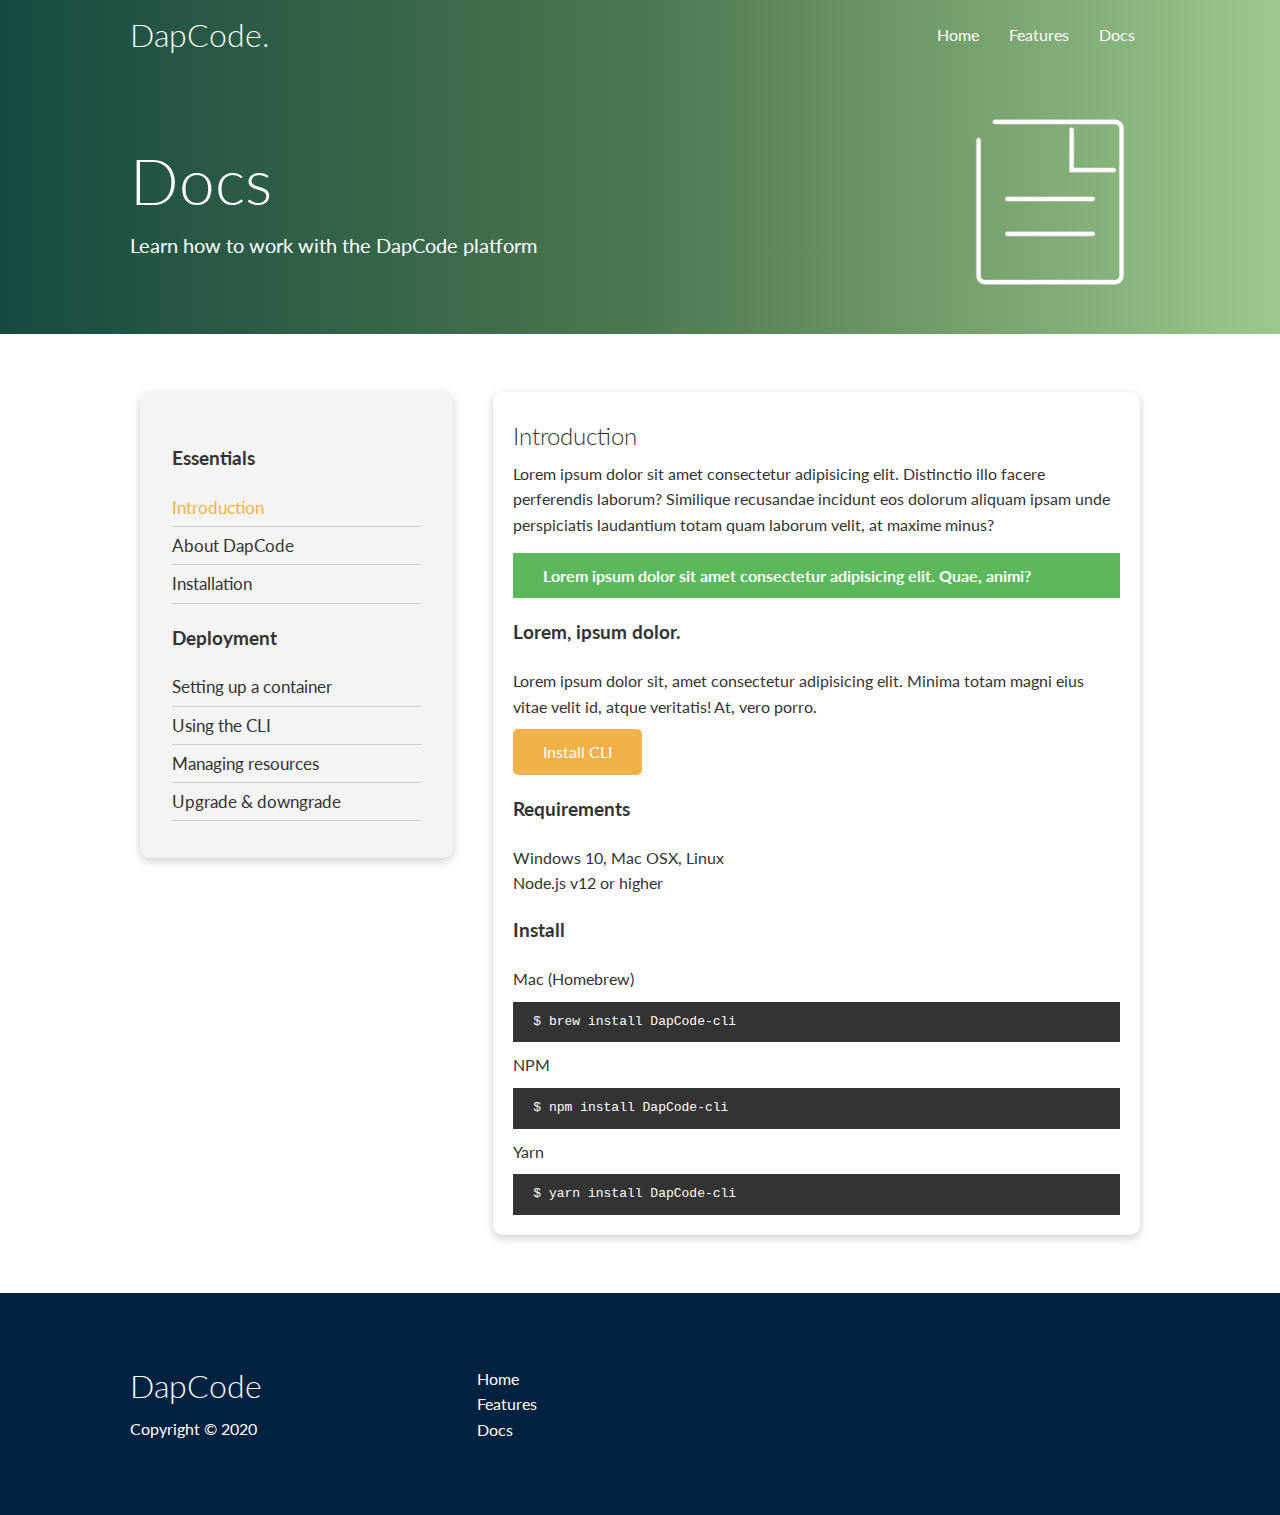
<file: DapCode/docs.html>
<!DOCTYPE html>
<html lang="en">
  <head>
    <meta charset="UTF-8" />
    <meta name="viewport" content="width=device-width, initial-scale=1.0" />
    <link
      rel="stylesheet"
      href="https://cdnjs.cloudflare.com/ajax/libs/font-awesome/5.15.1/css/all.min.css"
      integrity="sha512-+4zCK9k+qNFUR5X+cKL9EIR+ZOhtIloNl9GIKS57V1MyNsYpYcUrUeQc9vNfzsWfV28IaLL3i96P9sdNyeRssA=="
      crossorigin="anonymous"
    />
    <link rel="stylesheet" href="css/utilities.css" />
    <link rel="stylesheet" href="css/style.css" />
    <title>DapCode | Cloud Hosting For Everyone</title>

    <script src="https://ajax.googleapis.com/ajax/libs/jquery/3.5.1/jquery.min.js"></script>
    <script>
      $(document).ready(function () {
        $("button").click(function () {
          $("#div1").load("demo_test.txt");
        });
      });
    </script>

    <script>
      window.console = window.console || function (t) {};
    </script>

    <script>
      if (document.location.search.match(/type=embed/gi)) {
        window.parent.postMessage("resize", "*");
      }
    </script>
  </head>
  <body>
    <!-- Navbar -->
    <div class="navbar">
      <div class="container flex">
        <h1 class="logo">DapCode.</h1>
        <nav>
          <ul>
            <li><a href="index.html">Home</a></li>
            <li><a href="features.html">Features</a></li>
            <li><a href="docs.html">Docs</a></li>
          </ul>
        </nav>
      </div>
    </div>

    <!-- Head -->
    <section class="docs-head bg-primary py-3">
      <div class="container grid">
        <div>
          <h1 class="xl">Docs</h1>
          <p class="lead">Learn how to work with the DapCode platform</p>
        </div>
        <img src="images/docs.png" alt="" />
      </div>
    </section>

    <!-- Docs main -->
    <section class="docs-main my-4">
      <div class="container grid">
        <div class="card bg-light p-3">
          <h3 class="my-2">Essentials</h3>
          <nav>
            <ul class="nav-sidebar">
              <li><a class="text-primary" href="#">Introduction</a></li>
              <li><a href="#">About DapCode</a></li>
              <li><a href="#">Installation</a></li>
            </ul>
          </nav>

          <h3 class="my-2">Deployment</h3>
          <nav>
            <ul>
              <li><a href="#">Setting up a container</a></li>
              <li><a href="#">Using the CLI</a></li>
              <li><a href="#">Managing resources</a></li>
              <li><a href="#">Upgrade & downgrade</a></li>
            </ul>
          </nav>
        </div>
        <div class="card">
          <h2>Introduction</h2>
          <p>
            Lorem ipsum dolor sit amet consectetur adipisicing elit. Distinctio
            illo facere perferendis laborum? Similique recusandae incidunt eos
            dolorum aliquam ipsam unde perspiciatis laudantium totam quam
            laborum velit, at maxime minus?
          </p>

          <div class="alert alert-success">
            <i class="fas fa-info"></i> Lorem ipsum dolor sit amet consectetur
            adipisicing elit. Quae, animi?
          </div>

          <h3>Lorem, ipsum dolor.</h3>
          <p>
            Lorem ipsum dolor sit, amet consectetur adipisicing elit. Minima
            totam magni eius vitae velit id, atque veritatis! At, vero porro.
          </p>
          <a href="#" class="btn btn-primary">Install CLI</a>

          <h3>Requirements</h3>
          <ul>
            <li>Windows 10, Mac OSX, Linux</li>
            <li>Node.js v12 or higher</li>
          </ul>

          <h3>Install</h3>
          <p>Mac (Homebrew)</p>
          <pre><code>$ brew install DapCode-cli</code></pre>
          <p>NPM</p>
          <pre><code>$ npm install DapCode-cli</code></pre>
          <p>Yarn</p>
          <pre><code>$ yarn install DapCode-cli</code></pre>
        </>
      </div>
    </section>

    <!-- Footer -->
    <footer class="footer bg-dark py-5">
      <div class="container grid grid-3">
        <div>
          <h1>DapCode</h1>
          <p>Copyright &copy; 2020</p>
        </div>
        <nav>
          <ul>
            <li><a href="index.html">Home</a></li>
            <li><a href="features.html">Features</a></li>
            <li><a href="docs.html">Docs</a></li>
          </ul>
        </nav>
        <div class="social">
          <a href="#"><i class="fab fa-github fa-2x"></i></a>
          <a href="#"><i class="fab fa-facebook fa-2x"></i></a>
          <a href="#"><i class="fab fa-instagram fa-2x"></i></a>
          <a href="#"><i class="fab fa-twitter fa-2x"></i></a>
        </div>
      </div>
    </footer>
    <script type="text/javascript">
$(function() {
    $('.nav-sidebar li').click(function() {
      var index = $(this).index() + 1;
      $('div:not(#div' + index + ')').slideUp();
      $('#div' + index).slideDown();
    });
});
    </script>
  </body>
</html>
</file>
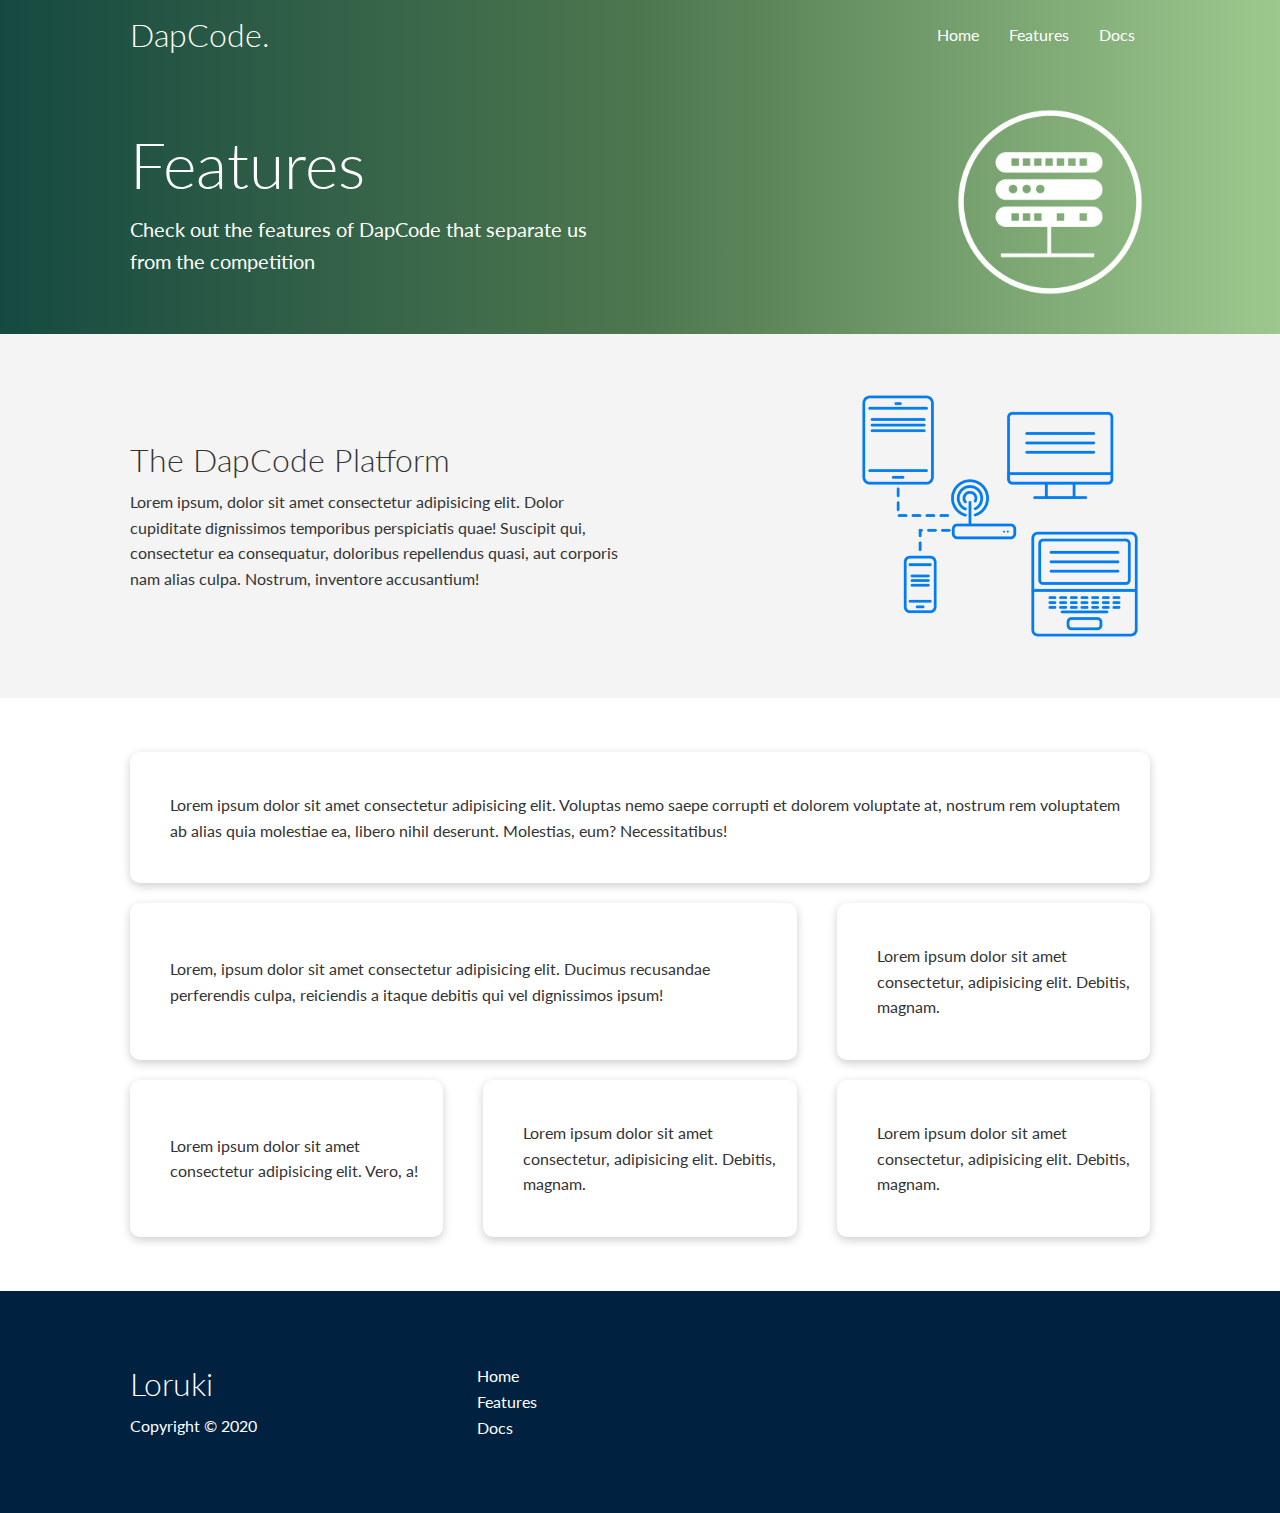
<file: DapCode/features.html>
<!DOCTYPE html>
<html lang="en">
  <head>
    <meta charset="UTF-8" />
    <meta name="viewport" content="width=device-width, initial-scale=1.0" />
    <link
      rel="stylesheet"
      href="https://cdnjs.cloudflare.com/ajax/libs/font-awesome/5.15.1/css/all.min.css"
      integrity="sha512-+4zCK9k+qNFUR5X+cKL9EIR+ZOhtIloNl9GIKS57V1MyNsYpYcUrUeQc9vNfzsWfV28IaLL3i96P9sdNyeRssA=="
      crossorigin="anonymous"
    />
    <link rel="stylesheet" href="css/utilities.css" />
    <link rel="stylesheet" href="css/style.css" />
    <title>DapCode | Cloud Hosting For Everyone</title>
  </head>
  <body>
    <!-- Navbar -->
    <div class="navbar">
      <div class="container flex">
        <h1 class="logo">DapCode.</h1>
        <nav>
          <ul>
            <li><a href="index.html">Home</a></li>
            <li><a href="features.html">Features</a></li>
            <li><a href="docs.html">Docs</a></li>
          </ul>
        </nav>
      </div>
    </div>

    <!-- Head -->
    <section class="features-head bg-primary py-3">
      <div class="container grid">
        <div>
          <h1 class="xl">Features</h1>
          <p class="lead">
            Check out the features of DapCode that separate us from the
            competition
          </p>
        </div>
        <img src="images/server.png" alt="" />
      </div>
    </section>

    <!-- Sub head -->
    <section class="features-sub-head bg-light py-3">
      <div class="container grid">
        <div>
          <h1 class="md">The DapCode Platform</h1>
          <p>
            Lorem ipsum, dolor sit amet consectetur adipisicing elit. Dolor
            cupiditate dignissimos temporibus perspiciatis quae! Suscipit qui,
            consectetur ea consequatur, doloribus repellendus quasi, aut
            corporis nam alias culpa. Nostrum, inventore accusantium!
          </p>
        </div>
        <img src="images/server2.png" alt="" />
      </div>
    </section>

    <section class="features-main my-2">
      <div class="container grid grid-3">
        <div class="card flex">
          <i class="fas fa-server fa-3x"></i>
          <p>
            Lorem ipsum dolor sit amet consectetur adipisicing elit. Voluptas
            nemo saepe corrupti et dolorem voluptate at, nostrum rem voluptatem
            ab alias quia molestiae ea, libero nihil deserunt. Molestias, eum?
            Necessitatibus!
          </p>
        </div>
        <div class="card flex">
          <i class="fas fa-network-wired fa-3x"></i>
          <p>
            Lorem, ipsum dolor sit amet consectetur adipisicing elit. Ducimus
            recusandae perferendis culpa, reiciendis a itaque debitis qui vel
            dignissimos ipsum!
          </p>
        </div>
        <div class="card flex">
          <i class="fas fa-laptop-code fa-3x"></i>
          <p>
            Lorem ipsum dolor sit amet consectetur, adipisicing elit. Debitis,
            magnam.
          </p>
        </div>
        <div class="card flex">
          <i class="fas fa-database fa-3x"></i>
          <p>
            Lorem ipsum dolor sit amet consectetur adipisicing elit. Vero, a!
          </p>
        </div>
        <div class="card flex">
          <i class="fas fa-power-off fa-3x"></i>
          <p>
            Lorem ipsum dolor sit amet consectetur, adipisicing elit. Debitis,
            magnam.
          </p>
        </div>
        <div class="card flex">
          <i class="fas fa-upload fa-3x"></i>
          <p>
            Lorem ipsum dolor sit amet consectetur, adipisicing elit. Debitis,
            magnam.
          </p>
        </div>
      </div>
    </section>

    <!-- Footer -->
    <footer class="footer bg-dark py-5">
      <div class="container grid grid-3">
        <div>
          <h1>Loruki</h1>
          <p>Copyright &copy; 2020</p>
        </div>
        <nav>
          <ul>
            <li><a href="index.html">Home</a></li>
            <li><a href="features.html">Features</a></li>
            <li><a href="docs.html">Docs</a></li>
          </ul>
        </nav>
        <div class="social">
          <a href="#"><i class="fab fa-github fa-2x"></i></a>
          <a href="#"><i class="fab fa-facebook fa-2x"></i></a>
          <a href="#"><i class="fab fa-instagram fa-2x"></i></a>
          <a href="#"><i class="fab fa-twitter fa-2x"></i></a>
        </div>
      </div>
    </footer>
  </body>
</html>
</file>
<file: DapCode/css/utilities.css>
.container {
  max-width: 1100px;
  margin: 0 auto;
  overflow: auto;
  padding: 0 40px;
}

.card {
  background-color: #fff;
  color: #333;
  border-radius: 10px;
  box-shadow: 0 3px 10px rgba(0, 0, 0, 0.2);
  padding: 20px;
  margin: 10px;
}

.btn {
  display: inline-block;
  padding: 10px 30px;
  cursor: pointer;
  background: var(--primary-color);
  color: #fff;
  border: none;
  border-radius: 5px;
}

.btn-outline {
  background-color: transparent;
  border: 1px #fff solid;
}

.btn:hover {
  transform: scale(0.98);
}

/* Backgrounds & colored buttons */
.bg-primary,
.btn-primary {
  background-color: var(--primary-color);
  color: #fff;
}

.bg-primary {
  background-image: linear-gradient(
    to right,
    #164a41 0%,
    #4d774e,
    #9dc88d 100%
  );
  color: #fff;
}

.bg-secondary,
.btn-secondary {
  background-color: var(--secondary-color);
  color: #fff;
}

.bg-dark,
.btn-dark {
  background-color: var(--dark-color);
  color: #fff;
}

.bg-light,
.btn-light {
  background-color: var(--light-color);
  color: #333;
}

.bg-primary a,
.btn-primary a,
.bg-secondary a,
.btn-secondary a,
.bg-dark a,
.btn-dark a {
  color: #fff;
}

/* Text colors */
.text-primary {
  color: var(--primary-color);
}

.text-secondary {
  color: var(--secondary-color);
}

.text-dark {
  color: var(--dark-color);
}

.text-light {
  color: var(--light-color);
}

/* Text sizes */
.lead {
  font-size: 20px;
}

.sm {
  font-size: 1rem;
}

.md {
  font-size: 2rem;
}

.lg {
  font-size: 3rem;
}

.xl {
  font-size: 4rem;
}

.text-center {
  text-align: center;
}

/* Alert */
.alert {
  background-color: var(--light-color);
  padding: 10px 20px;
  font-weight: bold;
  margin: 15px 0;
}

.alert i {
  margin-right: 10px;
}

.alert-success {
  background-color: var(--success-color);
  color: #fff;
}

.alert-error {
  background-color: var(--error-color);
  color: #fff;
}

.flex {
  display: flex;
  justify-content: center;
  align-items: center;
  height: 100%;
}

.grid {
  display: grid;
  grid-template-columns: repeat(2, 1fr);
  gap: 20px;
  justify-content: center;
  align-items: center;
  height: 100%;
}

.grid-3 {
  grid-template-columns: repeat(3, 1fr);
}

/* Margin */
.my-1 {
  margin: 1rem 0;
}

.my-2 {
  margin: 1.5rem 0;
}

.my-3 {
  margin: 2rem 0;
}

.my-4 {
  margin: 3rem 0;
}

.my-5 {
  margin: 4rem 0;
}

.m-1 {
  margin: 1rem;
}

.m-2 {
  margin: 1.5rem;
}

.m-3 {
  margin: 2rem;
}

.m-4 {
  margin: 3rem;
}

.m-5 {
  margin: 4rem;
}

/* Padding */
.py-1 {
  padding: 1rem 0;
}

.py-2 {
  padding: 1.5rem 0;
}

.py-3 {
  padding: 2rem 0;
}

.py-4 {
  padding: 3rem 0;
}

.py-5 {
  padding: 4rem 0;
}

.p-1 {
  padding: 1rem;
}

.p-2 {
  padding: 1.5rem;
}

.p-3 {
  padding: 2rem;
}

.p-4 {
  padding: 3rem;
}

.p-5 {
  padding: 4rem;
}
</file>
<file: DapCode/css/style.css>
@import url("https://fonts.googleapis.com/css2?family=Lato:wght@300&display=swap");

:root {
  --primary-color: #f1b24a;
  --secondary-color: #1c3fa8;
  --dark-color: #002240;
  --light-color: #f4f4f4;
  --success-color: #5cb85c;
  --error-color: #d9534f;
}

* {
  box-sizing: border-box;
  padding: 0;
  margin: 0;
}

body {
  font-family: "Lato", sans-serif;
  color: #333;
  line-height: 1.6;
}

ul {
  list-style-type: none;
}

a {
  text-decoration: none;
  color: #333;
}

h1,
h2 {
  font-weight: 300;
  line-height: 1.2;
  margin: 10px 0;
}

p {
  margin: 10px 0;
}

img {
  width: 100%;
}

code,
pre {
  background: #333;
  color: #fff;
  padding: 10px;
}

.hidden {
  visibility: hidden;
  height: 0;
}

/* Navbar */
.navbar {
  /*background-color: var(--primary-color);*/
  background-image: linear-gradient(
    to right,
    #164a41 0%,
    #4d774e,
    #9dc88d 100%
  );
  color: #fff;
  height: 70px;
}

.navbar ul {
  display: flex;
}

.navbar a {
  color: #fff;
  padding: 10px;
  margin: 0 5px;
}

.navbar a:hover {
  border-bottom: 2px #fff solid;
}

.navbar .flex {
  justify-content: space-between;
}

/* Showcase */
.showcase {
  height: 400px;
  /* background-color: var(--primary-color);*/
  background-image: linear-gradient(
    to right,
    #164a41 0%,
    #4d774e,
    #9dc88d 100%
  );
  color: #fff;
  position: relative;
}

.showcase h1 {
  font-size: 40px;
}

.showcase p {
  margin: 20px 0;
}

.showcase .grid {
  overflow: visible;
  grid-template-columns: 55% auto;
  gap: 30px;
}

.showcase-text {
  animation: slideInFromLeft 1s ease-in;
}

.showcase-form {
  position: relative;
  top: 60px;
  height: 350px;
  width: 400px;
  padding: 40px;
  z-index: 100;
  justify-self: flex-end;
  animation: slideInFromRight 1s ease-in;
}

.showcase-form .form-control {
  margin: 30px 0;
}

.showcase-form input[type="text"],
.showcase-form input[type="email"] {
  border: 0;
  border-bottom: 1px solid #b4becb;
  width: 100%;
  padding: 3px;
  font-size: 16px;
}

.showcase-form input:focus {
  outline: none;
}

.showcase::before,
.showcase::after {
  content: "";
  position: absolute;
  height: 100px;
  bottom: -70px;
  right: 0;
  left: 0;
  background: #fff;
  transform: skewY(-3deg);
  -webkit-transform: skewY(-3deg);
  -moz-transform: skewY(-3deg);
  -ms-transform: skewY(-3deg);
}

/* Stats */
.stats {
  padding-top: 100px;
  animation: slideInFromBottom 1s ease-in;
}

.stats-heading {
  max-width: 500px;
  margin: auto;
}

.stats .grid h3 {
  font-size: 35px;
}

.stats .grid p {
  font-size: 20px;
  font-weight: bold;
}

/* Cli */
.cli .grid {
  grid-template-columns: repeat(3, 1fr);
  grid-template-rows: repeat(2, 1fr);
}

.cli .grid > *:first-child {
  grid-column: 1 / span 2;
  grid-row: 1 / span 2;
}

/* Cloud */
.cloud .grid {
  grid-template-columns: 4fr 3fr;
}

/* Languages */

.languages .flex {
  flex-wrap: wrap;
}

.languages .card {
  background-image: linear-gradient(120deg, #fdfbfb 0%, #ebedee 100%);
  text-align: center;
  margin: 18px 10px 40px;
  transition: transform 0.2s ease-in;
}

.languages .card h4 {
  font-size: 20px;
  margin-bottom: 10px;
}

.languages .card:hover {
  transform: translateY(-15px);
}

/* Features */
.features-head img,
.docs-head img {
  width: 200px;
  justify-self: flex-end;
}

.features-sub-head img {
  width: 300px;
  justify-self: flex-end;
}

.features-main .card > i {
  margin-right: 20px;
}

.features-main .grid {
  padding: 30px;
}

.features-main .grid > *:first-child {
  grid-column: 1 / span 3;
}

.features-main .grid > *:nth-child(2) {
  grid-column: 1 / span 2;
}

/* Docs */
.docs-main h3 {
  margin: 20px 0;
}

.docs-main .grid {
  grid-template-columns: 1fr 2fr;
  align-items: flex-start;
}

.docs-main nav li {
  font-size: 17px;
  padding-bottom: 5px;
  margin-bottom: 5px;
  border-bottom: 1px #ccc solid;
}

.docs-main a:hover {
  font-weight: bold;
}

/* Footer */
.footer .social a {
  margin: 0 10px;
}

/* Animations */
@keyframes slideInFromLeft {
  0% {
    transform: translateX(-100%);
  }

  100% {
    transform: translateX(0);
  }
}

@keyframes slideInFromRight {
  0% {
    transform: translateX(100%);
  }

  100% {
    transform: translateX(0);
  }
}

@keyframes slideInFromTop {
  0% {
    transform: translateY(-100%);
  }

  100% {
    transform: translateX(0);
  }
}

@keyframes slideInFromBottom {
  0% {
    transform: translateY(100%);
  }

  100% {
    transform: translateX(0);
  }
}

/* Tablets and under */
@media (max-width: 768px) {
  .grid,
  .showcase .grid,
  .stats .grid,
  .cli .grid,
  .cloud .grid,
  .features-main .grid,
  .docs-main .grid {
    grid-template-columns: 1fr;
    grid-template-rows: 1fr;
  }

  .showcase {
    height: auto;
  }

  .showcase-text {
    text-align: center;
    margin-top: 40px;
    animation: slideInFromTop 1s ease-in;
  }

  .showcase-form {
    justify-self: center;
    margin: auto;
    animation: slideInFromBottom 1s ease-in;
  }

  .cli .grid > *:first-child {
    grid-column: 1;
    grid-row: 1;
  }

  .features-head,
  .features-sub-head,
  .docs-head {
    text-align: center;
  }

  .features-head img,
  .features-sub-head img,
  .docs-head img {
    justify-self: center;
  }

  .features-main .grid > *:first-child,
  .features-main .grid > *:nth-child(2) {
    grid-column: 1;
  }
}

/* Mobile */
@media (max-width: 500px) {
  .navbar {
    height: 110px;
  }

  .navbar .flex {
    flex-direction: column;
  }

  .navbar ul {
    padding: 10px;
    background-color: rgba(0, 0, 0, 0.1);
  }

  .showcase-form {
    width: 300px;
  }
}
</file>
